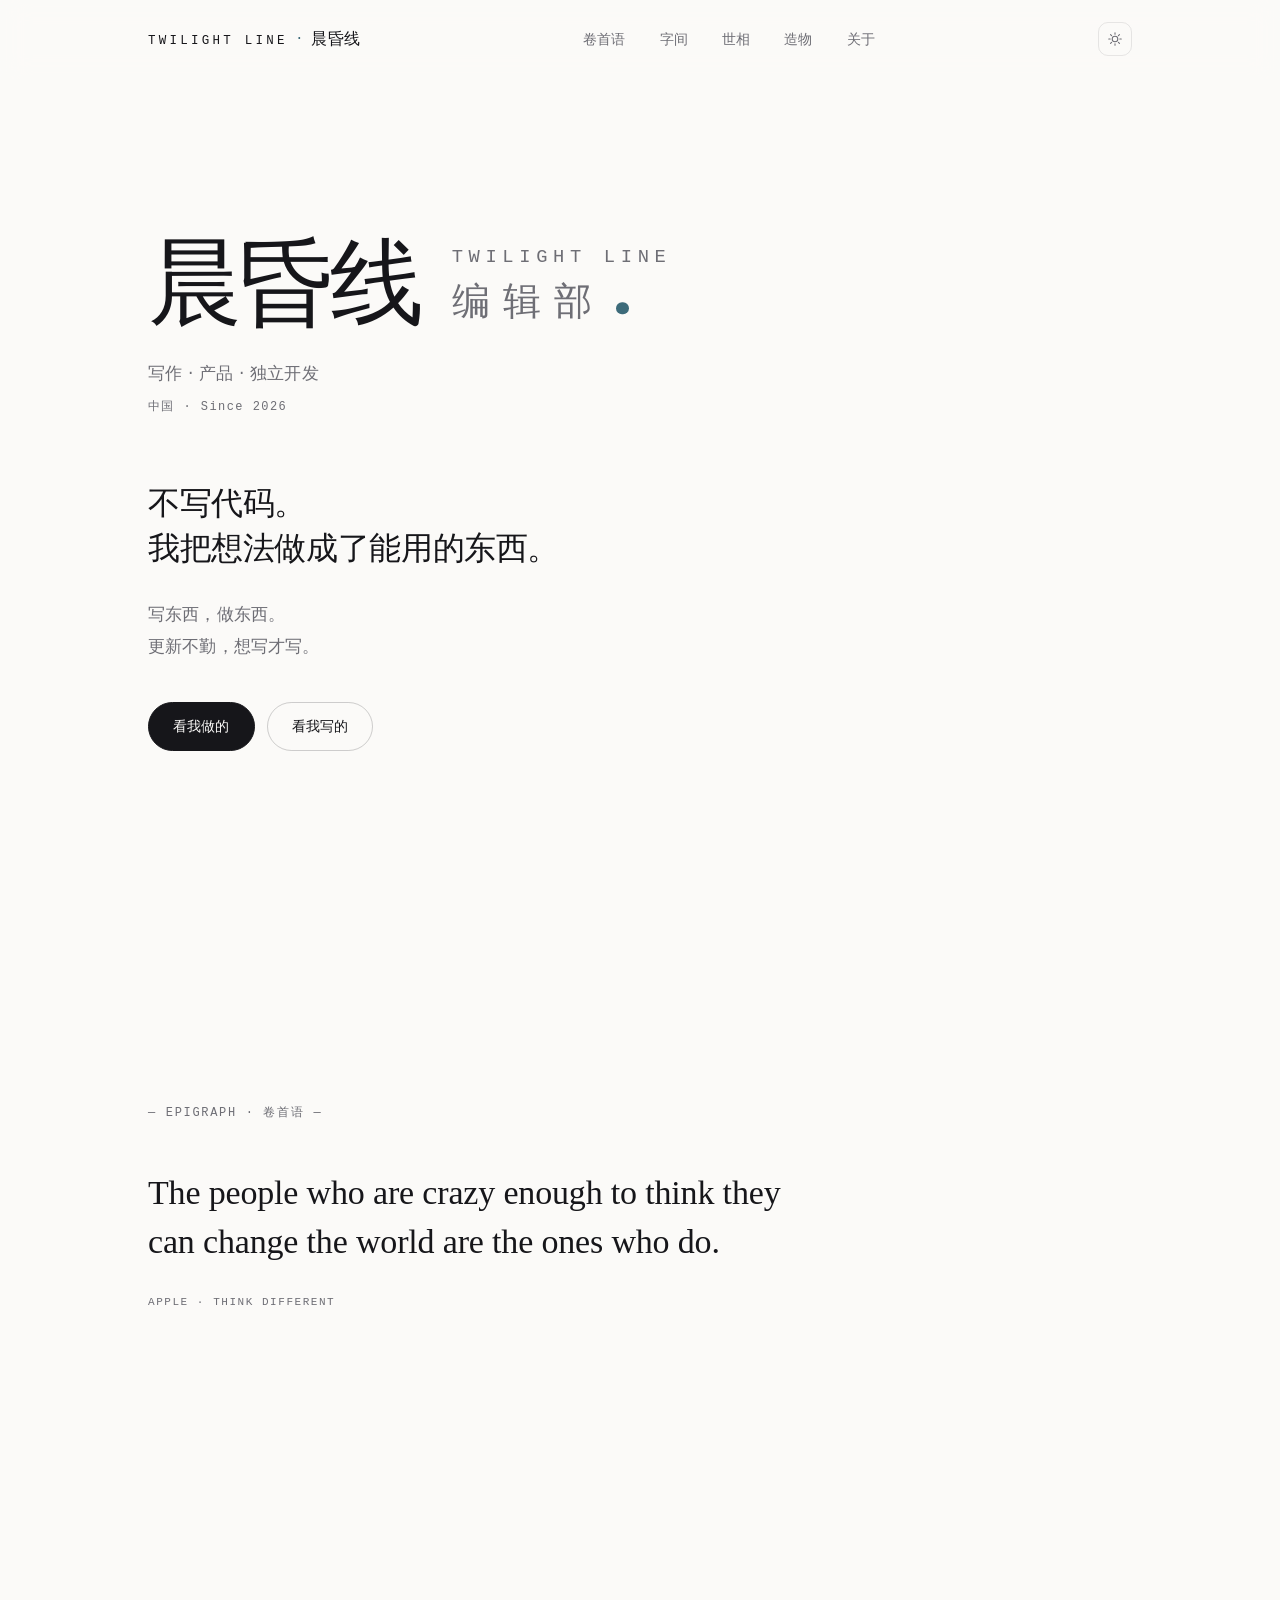
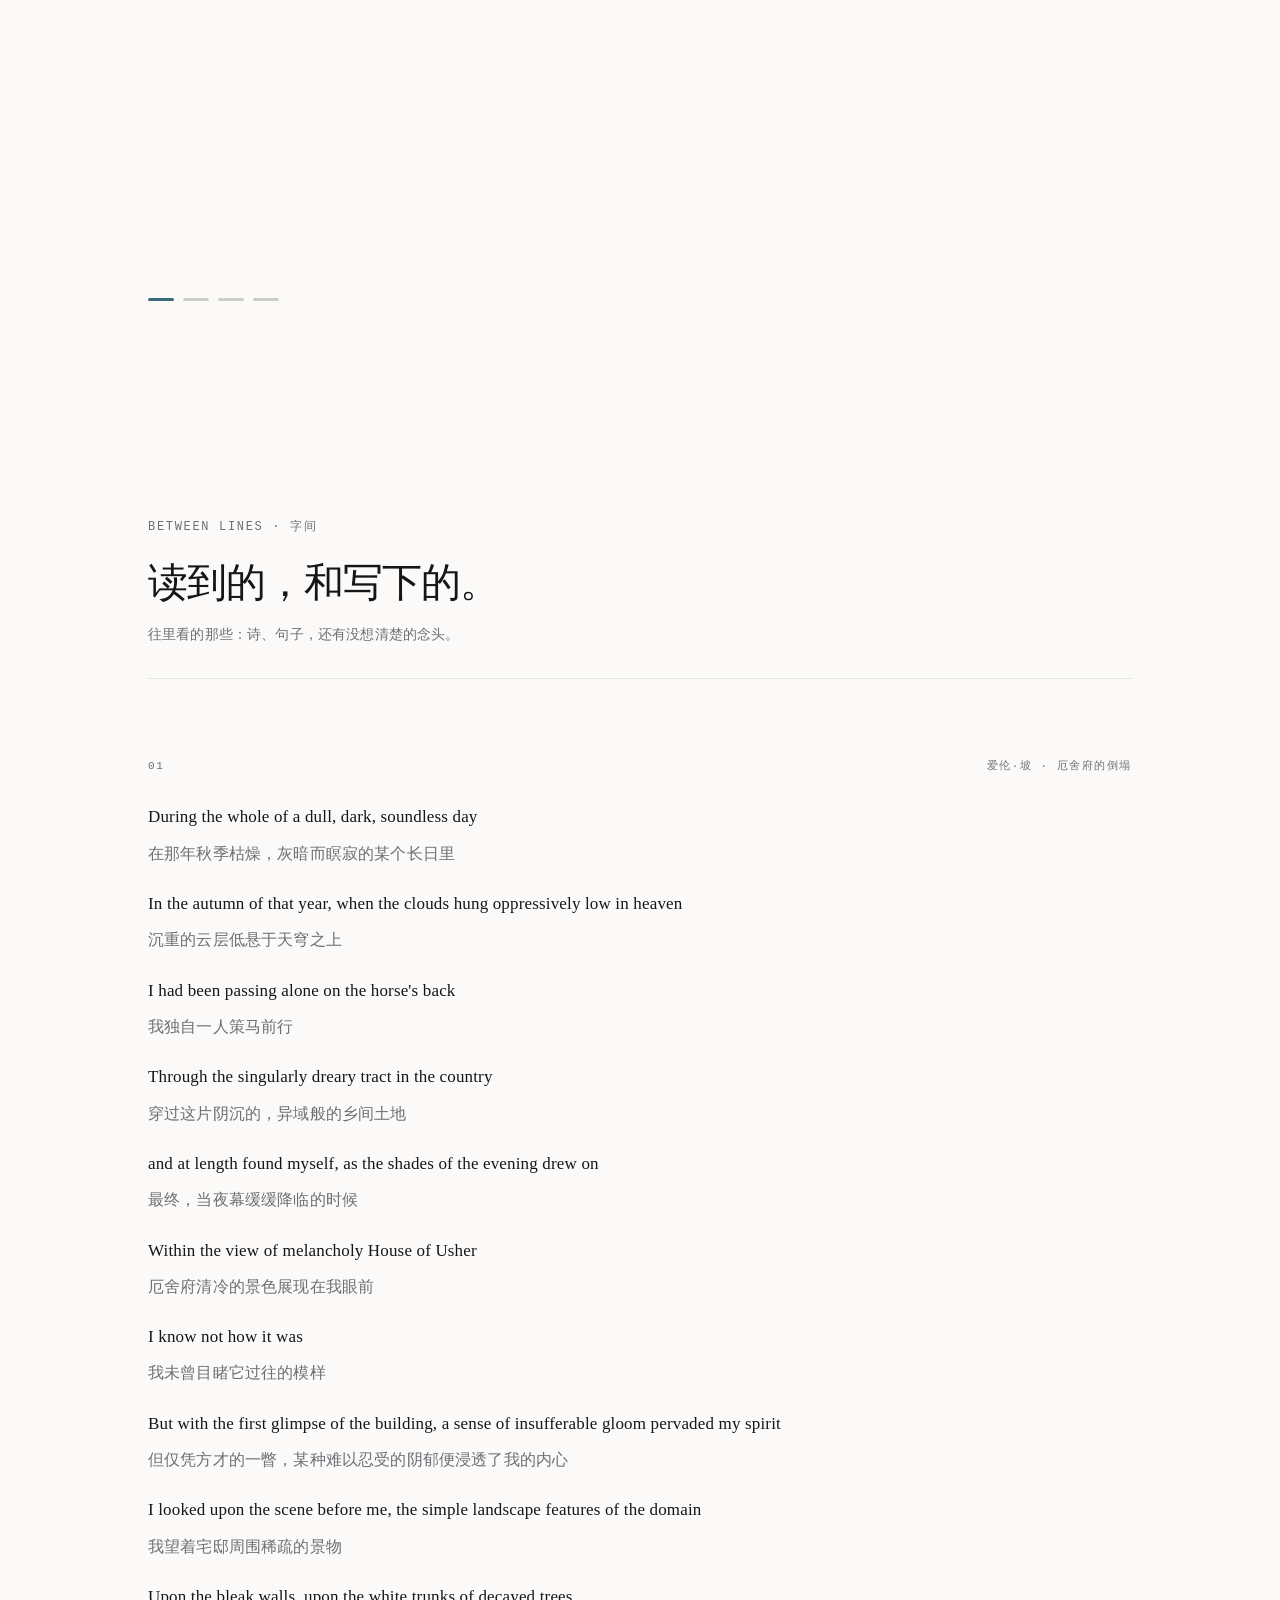
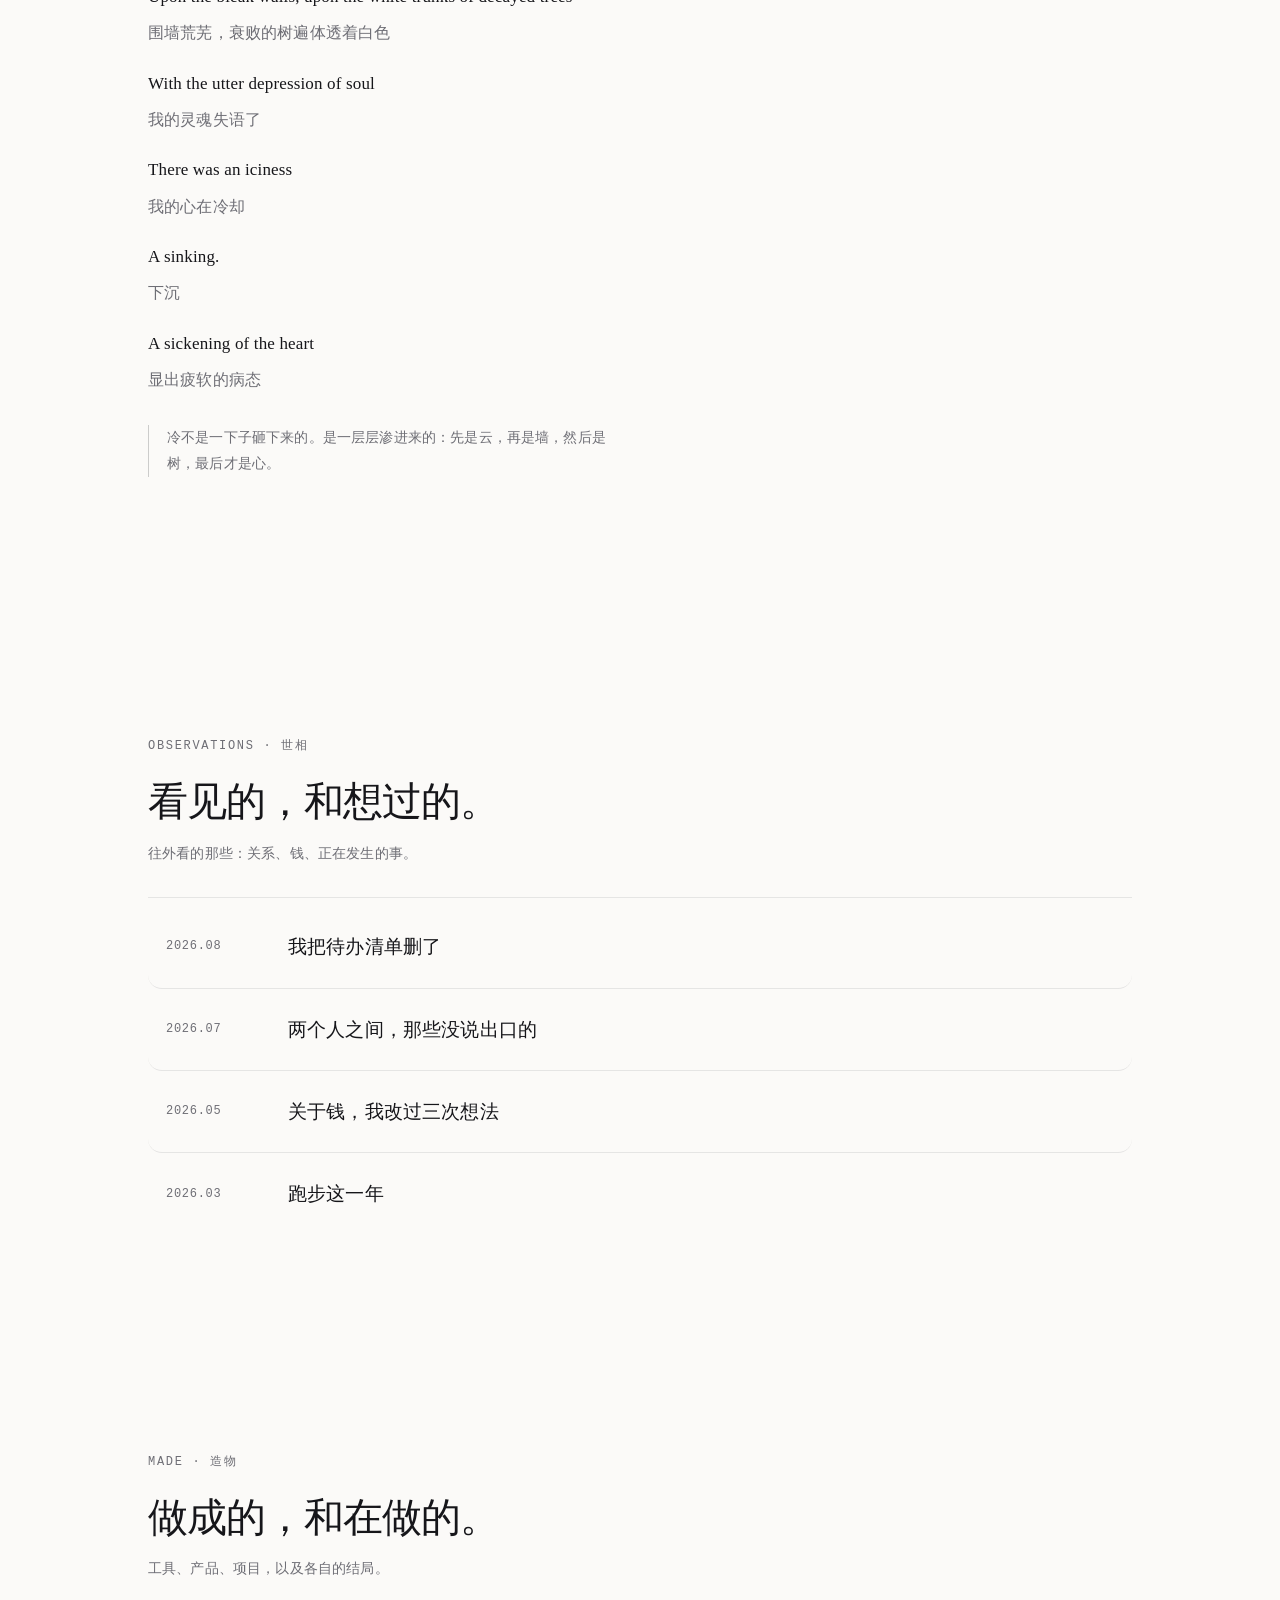
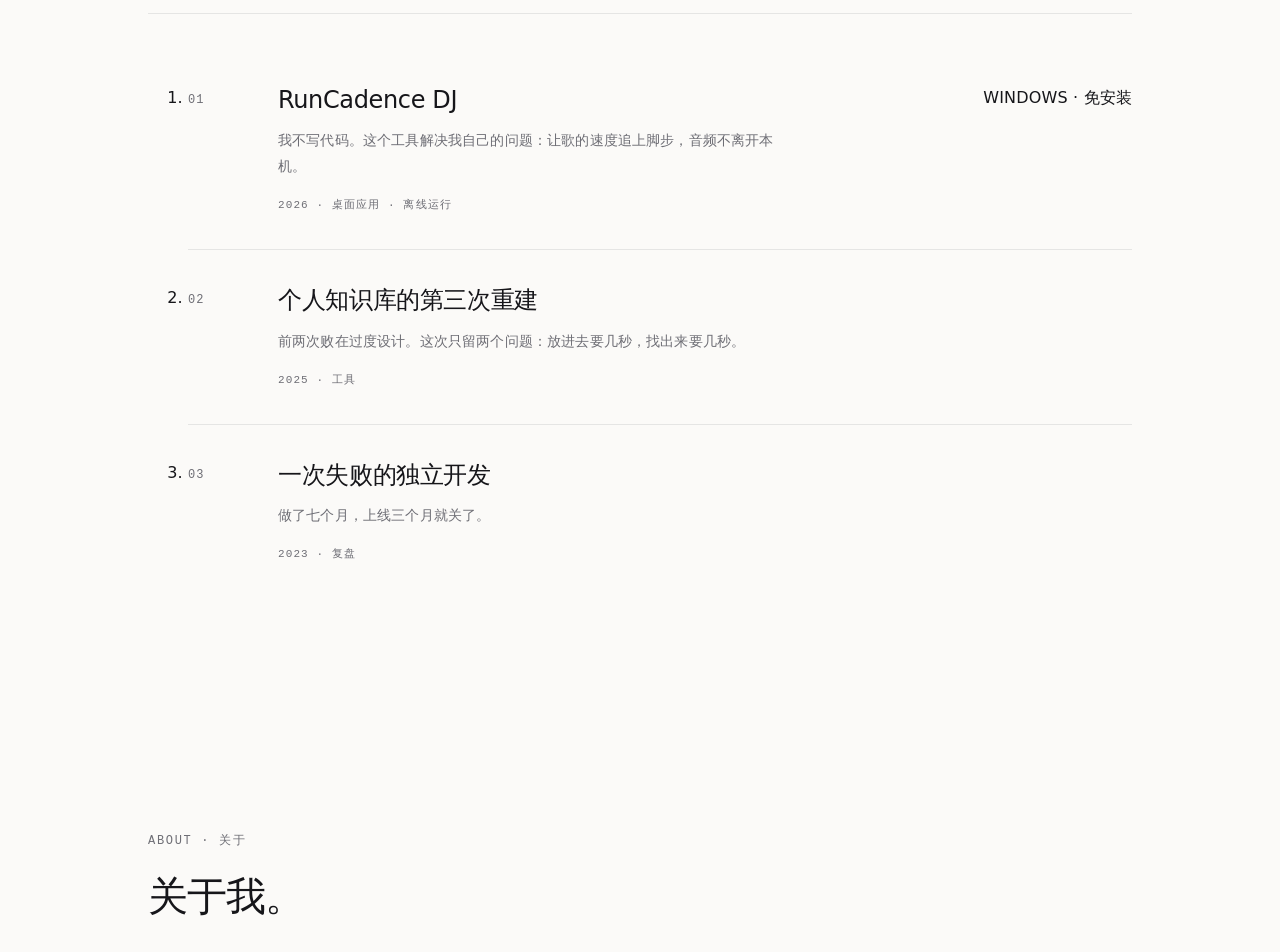
<file: index.html>
<!doctype html>
<html lang="zh-CN" data-theme="light">
<head>
<meta charset="utf-8">
<meta name="viewport" content="width=device-width, initial-scale=1">
<title>晨昏线编辑部 · 主页</title>
<meta name="description" content="写东西，做东西。个人主页与作品集。">
<link rel="stylesheet" href="assets/style.css">
<script>
  (function(){
    var saved = null;
    try { saved = localStorage.getItem('theme'); } catch (e) {}
    if (!saved) {
      saved = window.matchMedia('(prefers-color-scheme: dark)').matches ? 'dark' : 'light';
    }
    document.documentElement.setAttribute('data-theme', saved);
  })();
</script>
</head>
<body>

<div class="progress" id="progress" aria-hidden="true"></div>

<header class="nav" id="nav">
  <div class="nav-inner">
    <a class="wordmark" href="#top"><span class="wm-en">TWILIGHT LINE</span><span class="wm-sep">·</span>晨昏线</a>
    <nav class="nav-links">
      <a href="#epigraph">卷首语</a>
      <a href="#excerpt">字间</a>
      <a href="#thinking">世相</a>
      <a href="#work">造物</a>
      <a href="#about">关于</a>
    </nav>
    <button class="theme-toggle" id="themeToggle" type="button" aria-label="切换深浅色">
      <svg class="icon-sun" viewBox="0 0 24 24" width="16" height="16" fill="none" stroke="currentColor" stroke-width="1.6" stroke-linecap="round"><circle cx="12" cy="12" r="4.2"/><path d="M12 2.6v2.2M12 19.2v2.2M2.6 12h2.2M19.2 12h2.2M5.3 5.3l1.6 1.6M17.1 17.1l1.6 1.6M18.7 5.3l-1.6 1.6M6.9 17.1l-1.6 1.6"/></svg>
      <svg class="icon-moon" viewBox="0 0 24 24" width="16" height="16" fill="none" stroke="currentColor" stroke-width="1.6" stroke-linecap="round"><path d="M20 14.2A8.2 8.2 0 1 1 9.8 4a6.6 6.6 0 0 0 10.2 10.2z"/></svg>
    </button>
  </div>
</header>

<main id="top">

  <section class="hero">
    <h1 class="display">
      <span class="line"><span style="--i:0">晨昏线<span class="lockup-side"><span class="display-en-top">TWILIGHT LINE</span><span class="display-sub2">编辑部<span class="lockup-dot"></span></span></span></span></span>
    </h1>
    <p class="eyebrow reveal" style="--d:.42s">写作 · 产品 · 独立开发</p>
    <p class="place reveal" style="--d:.5s">中国 · Since 2026</p>
    <p class="statement reveal" style="--d:.6s">不写代码。<br>我把想法做成了能用的东西。</p>
    <p class="lede reveal" style="--d:.7s">写东西，做东西。<br>更新不勤，想写才写。</p>
    <div class="hero-actions reveal" style="--d:.8s">
      <a class="btn" href="#work">看我做的</a>
      <a class="btn ghost" href="#thinking">看我写的</a>
    </div>
    <div class="scroll-hint reveal" style="--d:.95s"><span>SCROLL</span><i></i></div>
  </section>

  <!-- 卷首语：三句引言自动轮播 -->
  <section class="section epigraph" id="epigraph">
    <p class="label reveal">— Epigraph · 卷首语 —</p>
    <div class="epi-stack reveal" id="epiStack">
      <blockquote class="epi-q on">
        <p class="en">The people who are crazy enough to think they can change the world are the ones who do.</p>
        <cite>Apple · Think Different</cite>
      </blockquote>
      <blockquote class="epi-q">
        <p class="zh">即使把我关在果壳之中，仍然自以为无限空间之王。</p>
        <cite>莎士比亚 · 哈姆雷特</cite>
      </blockquote>
      <blockquote class="epi-q">
        <p class="en">Stay hungry, stay foolish.</p>
        <cite>史蒂夫·乔布斯 · 斯坦福大学演讲 · 2005</cite>
      </blockquote>
      <blockquote class="epi-q">
        <p class="en">And never have I felt so deeply at one and the same time so detached from myself and so present in the world.</p>
        <p class="epi-sub">我的灵魂与我之间的距离如此遥远，而我的存在却如此真实。</p>
        <cite>加缪 · 抒情与批评文集</cite>
      </blockquote>
    </div>
    <div class="epi-dots reveal" id="epiDots" role="tablist" aria-label="切换引言"></div>
  </section>

  <!-- 字间：往里看的那些 -->
  <section class="section" id="excerpt">
    <div class="sec-head reveal">
      <p class="label">Between Lines · 字间</p>
      <h2 class="sec-title">读到的，和写下的。</h2>
      <p class="sec-note">往里看的那些：诗、句子，还有没想清楚的念头。</p>
    </div>
    <div class="excerpts">

      <article class="excerpt reveal" style="--d:.05s">
        <div class="excerpt-head">
          <span class="excerpt-no">01</span>
          <span class="excerpt-src">爱伦·坡 · 厄舍府的倒塌</span>
        </div>
        <p class="ex-pair">
          <span class="ex-en">During the whole of a dull, dark, soundless day</span>
          <span class="ex-zh">在那年秋季枯燥，灰暗而瞑寂的某个长日里</span>
        </p>
        <p class="ex-pair">
          <span class="ex-en">In the autumn of that year, when the clouds hung oppressively low in heaven</span>
          <span class="ex-zh">沉重的云层低悬于天穹之上</span>
        </p>
        <p class="ex-pair">
          <span class="ex-en">I had been passing alone on the horse's back</span>
          <span class="ex-zh">我独自一人策马前行</span>
        </p>
        <p class="ex-pair">
          <span class="ex-en">Through the singularly dreary tract in the country</span>
          <span class="ex-zh">穿过这片阴沉的，异域般的乡间土地</span>
        </p>
        <p class="ex-pair">
          <span class="ex-en">and at length found myself, as the shades of the evening drew on</span>
          <span class="ex-zh">最终，当夜幕缓缓降临的时候</span>
        </p>
        <p class="ex-pair">
          <span class="ex-en">Within the view of melancholy House of Usher</span>
          <span class="ex-zh">厄舍府清冷的景色展现在我眼前</span>
        </p>
        <p class="ex-pair">
          <span class="ex-en">I know not how it was</span>
          <span class="ex-zh">我未曾目睹它过往的模样</span>
        </p>
        <p class="ex-pair">
          <span class="ex-en">But with the first glimpse of the building, a sense of insufferable gloom pervaded my spirit</span>
          <span class="ex-zh">但仅凭方才的一瞥，某种难以忍受的阴郁便浸透了我的内心</span>
        </p>
        <p class="ex-pair">
          <span class="ex-en">I looked upon the scene before me, the simple landscape features of the domain</span>
          <span class="ex-zh">我望着宅邸周围稀疏的景物</span>
        </p>
        <p class="ex-pair">
          <span class="ex-en">Upon the bleak walls, upon the white trunks of decayed trees</span>
          <span class="ex-zh">围墙荒芜，衰败的树遍体透着白色</span>
        </p>
        <p class="ex-pair">
          <span class="ex-en">With the utter depression of soul</span>
          <span class="ex-zh">我的灵魂失语了</span>
        </p>
        <p class="ex-pair">
          <span class="ex-en">There was an iciness</span>
          <span class="ex-zh">我的心在冷却</span>
        </p>
        <p class="ex-pair">
          <span class="ex-en">A sinking.</span>
          <span class="ex-zh">下沉</span>
        </p>
        <p class="ex-pair">
          <span class="ex-en">A sickening of the heart</span>
          <span class="ex-zh">显出疲软的病态</span>
        </p>
        <p class="excerpt-note">冷不是一下子砸下来的。是一层层渗进来的：先是云，再是墙，然后是树，最后才是心。</p>
      </article>

    </div>
  </section>

  <!-- 观察：对现实生活的思考 -->
  <section class="section" id="thinking">
    <div class="sec-head reveal">
      <p class="label">Observations · 世相</p>
      <h2 class="sec-title">看见的，和想过的。</h2>
      <p class="sec-note">往外看的那些：关系、钱、正在发生的事。</p>
    </div>
    <ul class="post-list">
      <li class="reveal" style="--d:.05s"><a href="#">
        <span class="post-date">2026.08</span>
        <span class="post-title">我把待办清单删了</span>
        <span class="post-arrow" aria-hidden="true">→</span>
      </a></li>
      <li class="reveal" style="--d:.1s"><a href="#">
        <span class="post-date">2026.07</span>
        <span class="post-title">两个人之间，那些没说出口的</span>
        <span class="post-arrow" aria-hidden="true">→</span>
      </a></li>
      <li class="reveal" style="--d:.15s"><a href="#">
        <span class="post-date">2026.05</span>
        <span class="post-title">关于钱，我改过三次想法</span>
        <span class="post-arrow" aria-hidden="true">→</span>
      </a></li>
      <li class="reveal" style="--d:.2s"><a href="#">
        <span class="post-date">2026.03</span>
        <span class="post-title">跑步这一年</span>
        <span class="post-arrow" aria-hidden="true">→</span>
      </a></li>
    </ul>
  </section>

  <!-- 作品：01 为真实项目，其余为占位 -->
  <section class="section" id="work">
    <div class="sec-head reveal">
      <p class="label">Made · 造物</p>
      <h2 class="sec-title">做成的，和在做的。</h2>
      <p class="sec-note">工具、产品、项目，以及各自的结局。</p>
    </div>
    <ol class="work-list">
      <li class="reveal" style="--d:.05s">
        <a href="work/runcadencedj.html">
          <span class="widx">01</span>
          <span class="wmain">
            <span class="wtitle">RunCadence DJ</span>
            <span class="wdesc">我不写代码。这个工具解决我自己的问题：让歌的速度追上脚步，音频不离开本机。</span>
            <span class="wmeta">2026 · 桌面应用 · 离线运行</span>
          </span>
          <span class="wtag">WINDOWS · 免安装</span>
        </a>
      </li>
      <li class="reveal" style="--d:.1s">
        <a href="#">
          <span class="widx">02</span>
          <span class="wmain">
            <span class="wtitle">个人知识库的第三次重建</span>
            <span class="wdesc">前两次败在过度设计。这次只留两个问题：放进去要几秒，找出来要几秒。</span>
            <span class="wmeta">2025 · 工具</span>
          </span>
        </a>
      </li>
      <li class="reveal" style="--d:.15s">
        <a href="#">
          <span class="widx">03</span>
          <span class="wmain">
            <span class="wtitle">一次失败的独立开发</span>
            <span class="wdesc">做了七个月，上线三个月就关了。</span>
            <span class="wmeta">2023 · 复盘</span>
          </span>
        </a>
      </li>
    </ol>
  </section>

  <!-- 关于：占位内容 -->
  <section class="section" id="about">
    <div class="sec-head reveal">
      <p class="label">About · 关于</p>
      <h2 class="sec-title">关于我。</h2>
    </div>
    <div class="about-body reveal" style="--d:.08s">
      <p>这页还没写。要写的大概有三件：我现在在做什么，我在意什么，还有一些不算重要但我觉得有意思的事。</p>
      <p>写得会比较慢。想到什么写什么，写错了回来改。</p>
      <p class="contact">邮件 <a href="mailto:hello@example.com">hello@example.com</a>　·　GitHub <a href="#">@yourname</a>　·　微信 <span class="muted">your_id</span></p>
    </div>
  </section>

</main>

<footer class="footer">
  <p>© 2026 晨昏线编辑部</p>
  <p class="muted">手写的，没用模板。</p>
</footer>

<script src="assets/main.js"></script>
</body>
</html>
</file>
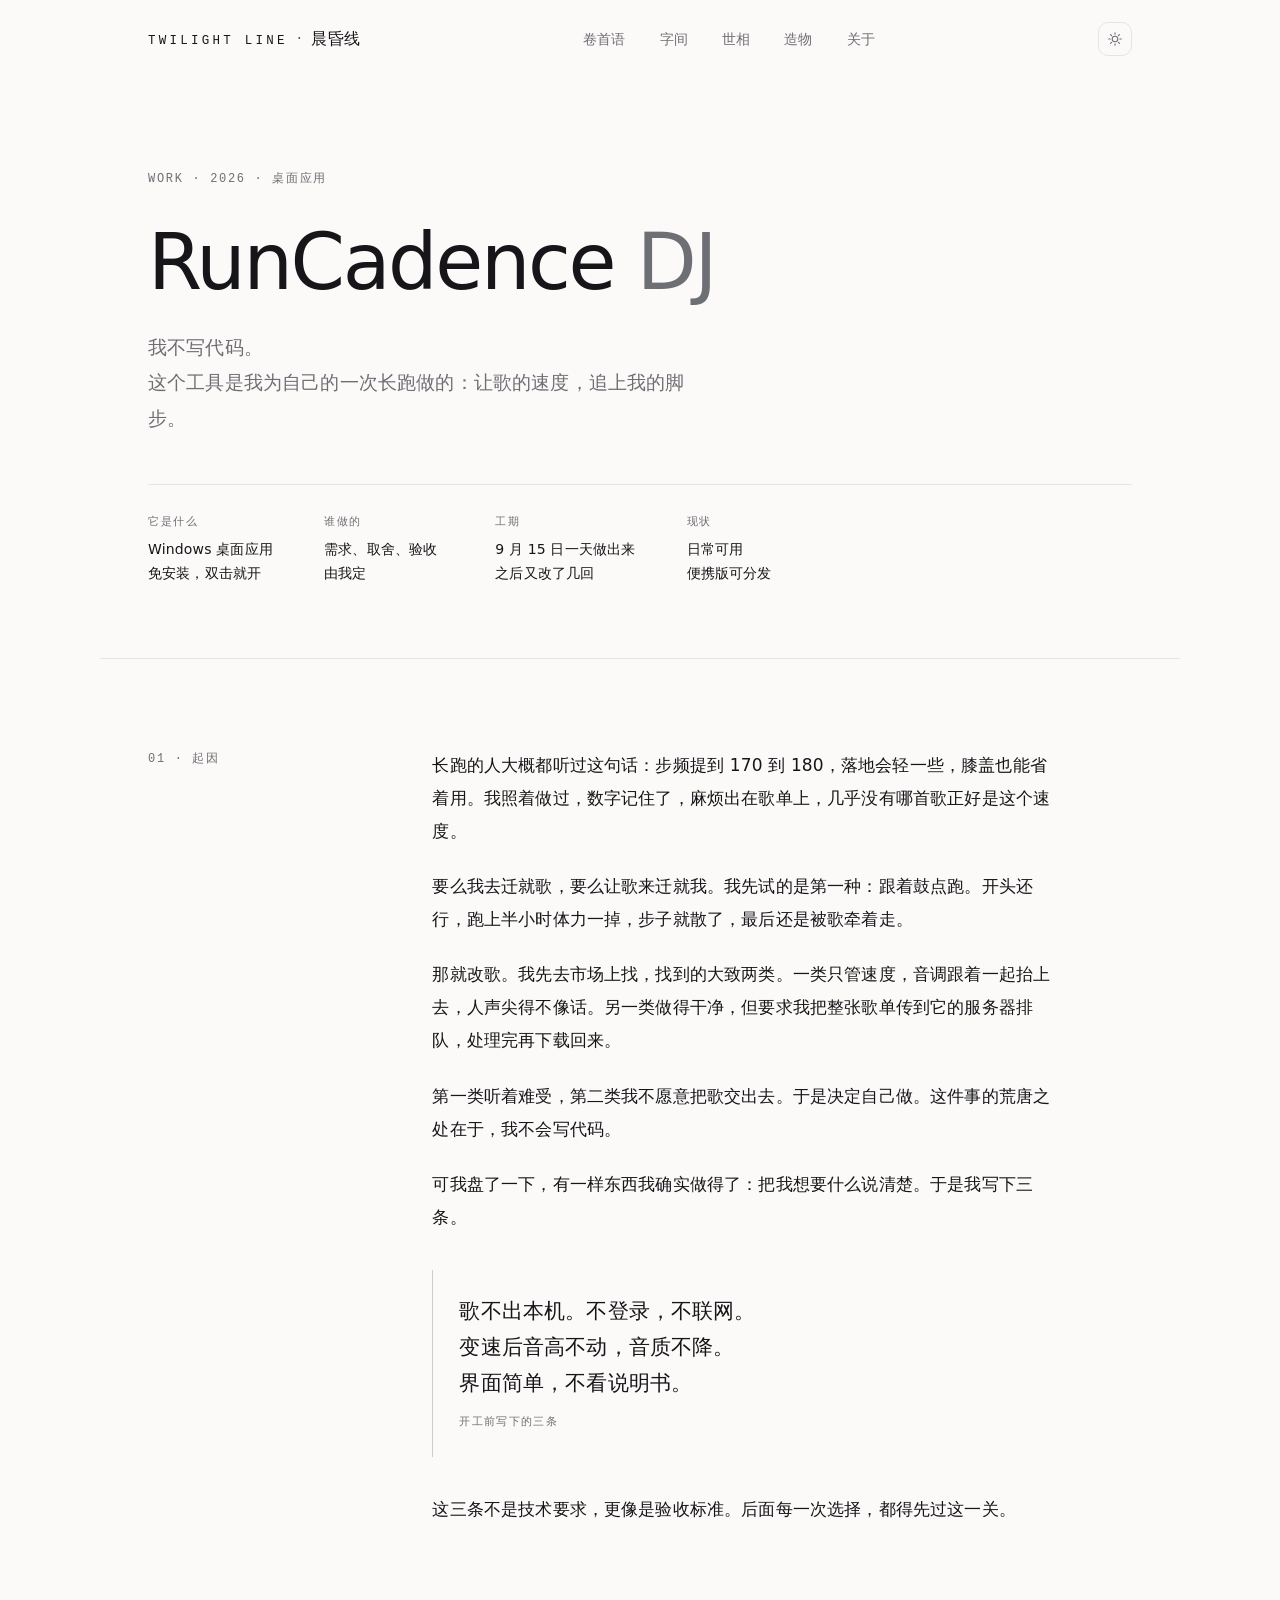
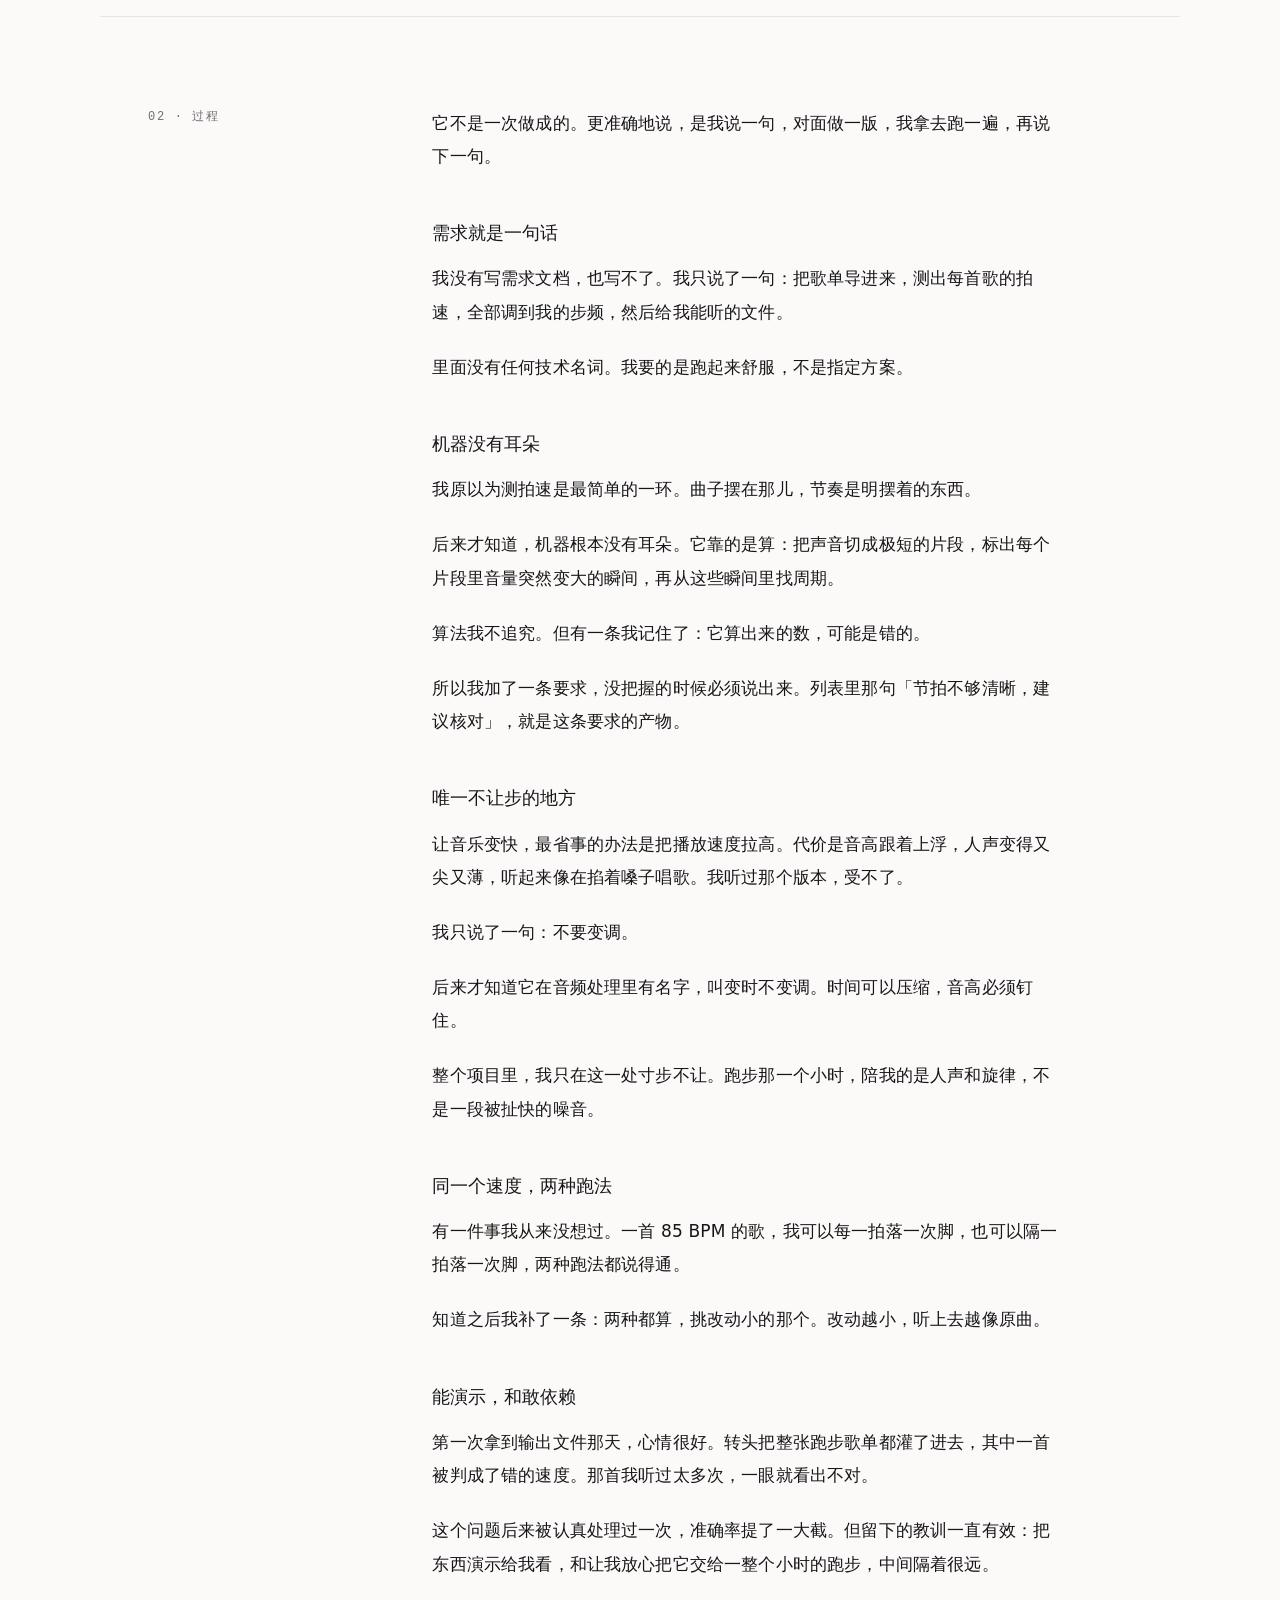
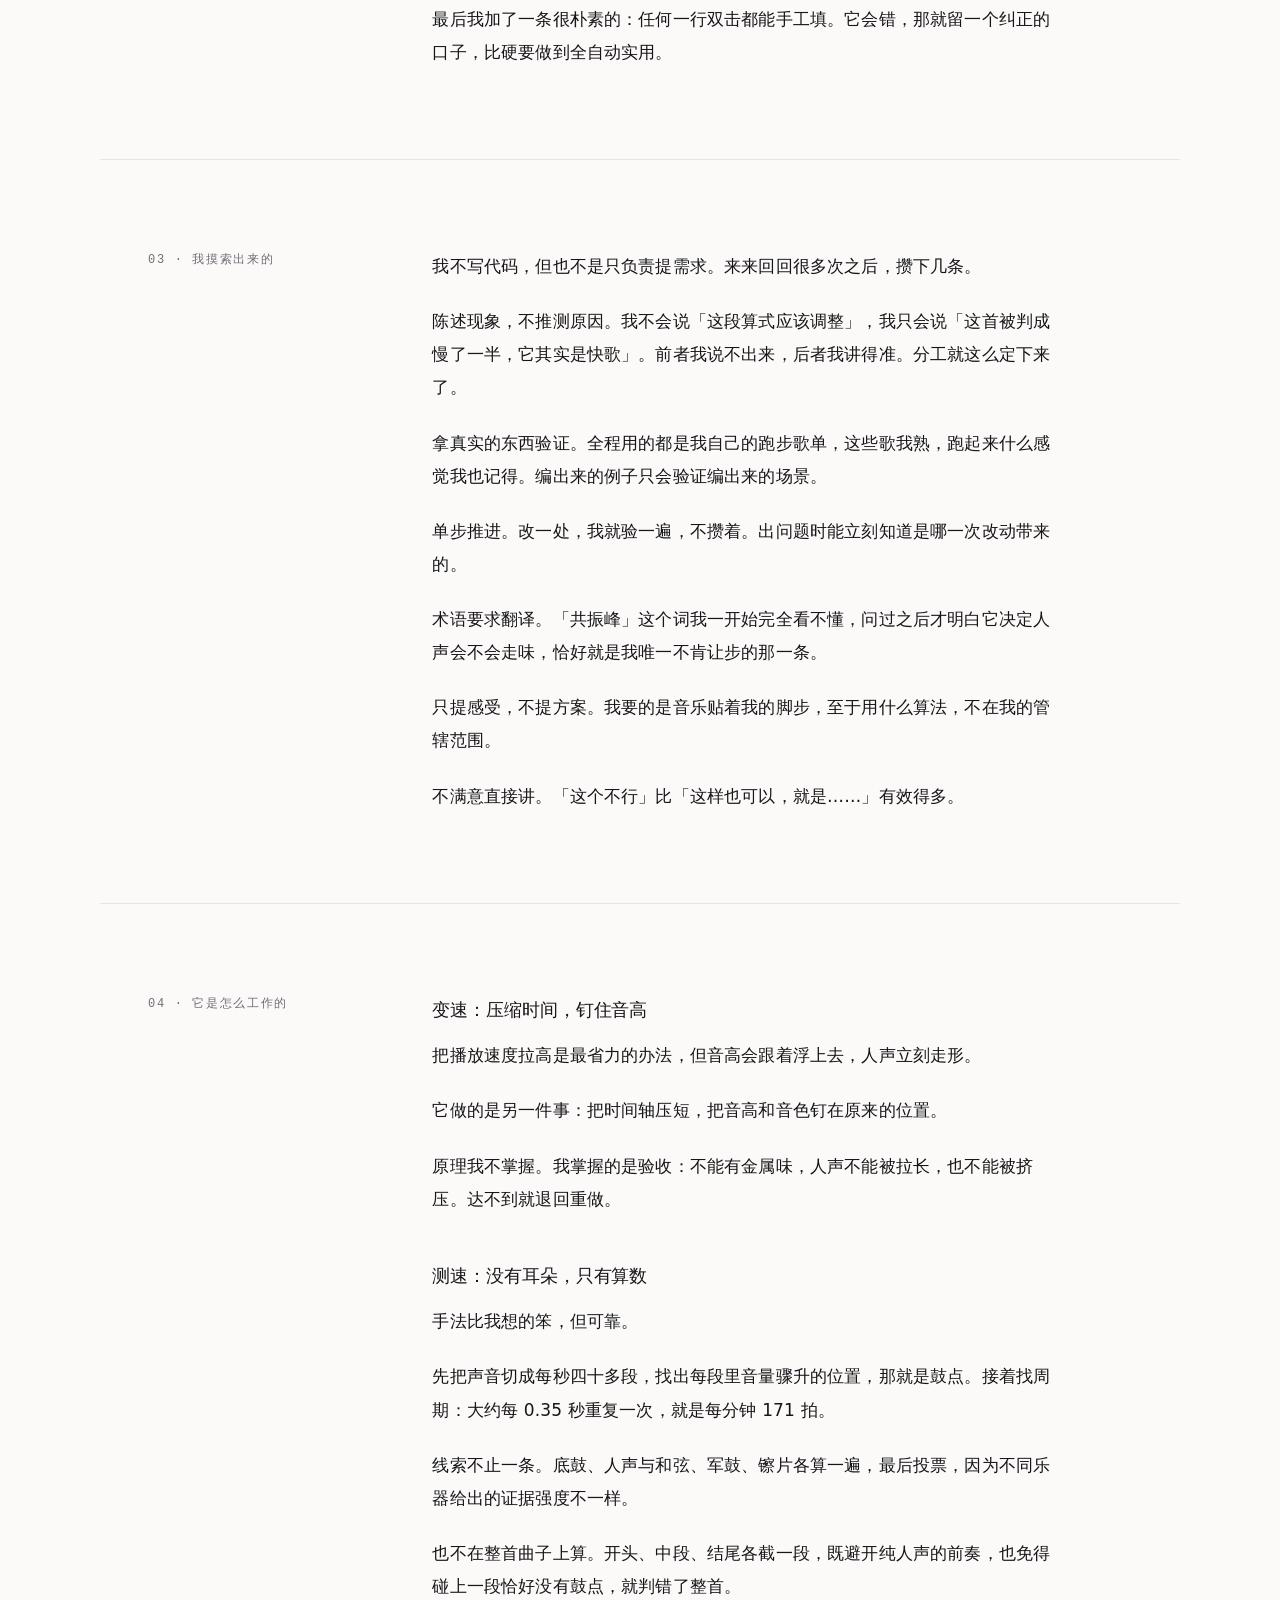
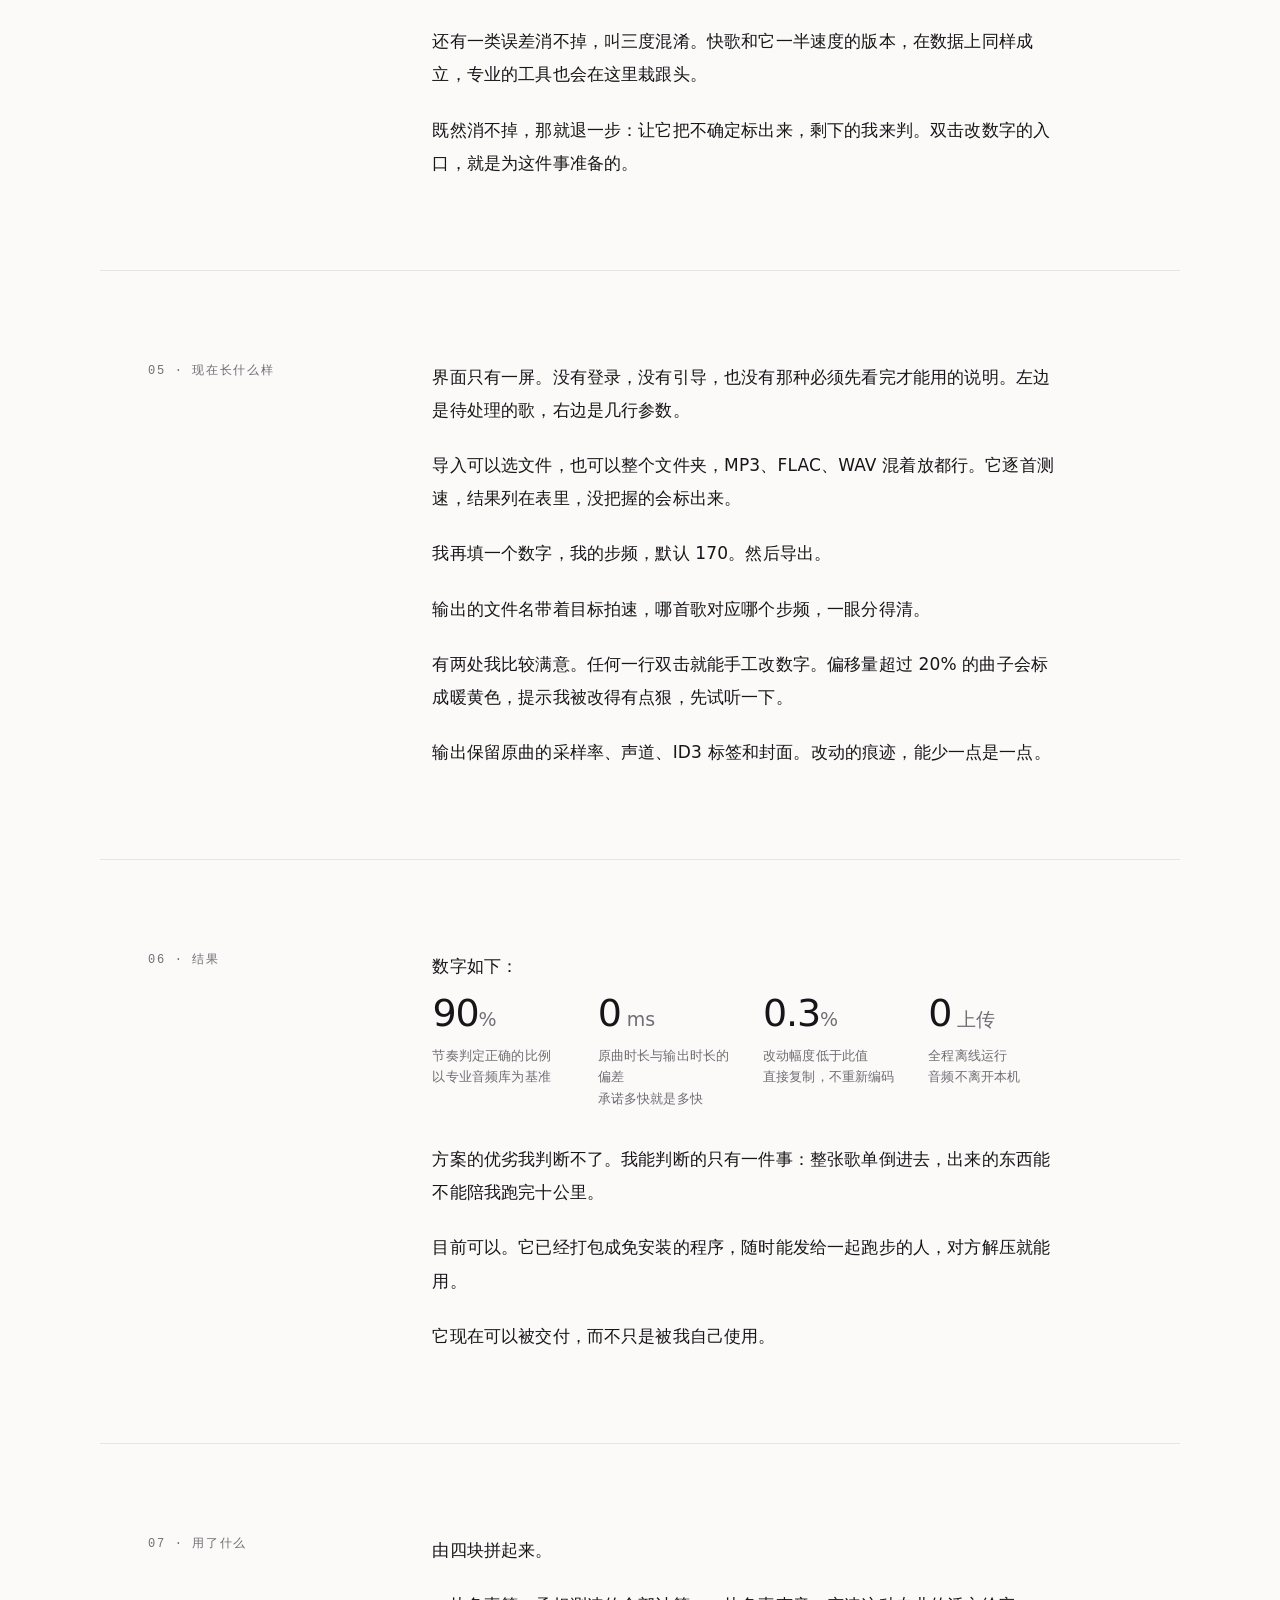
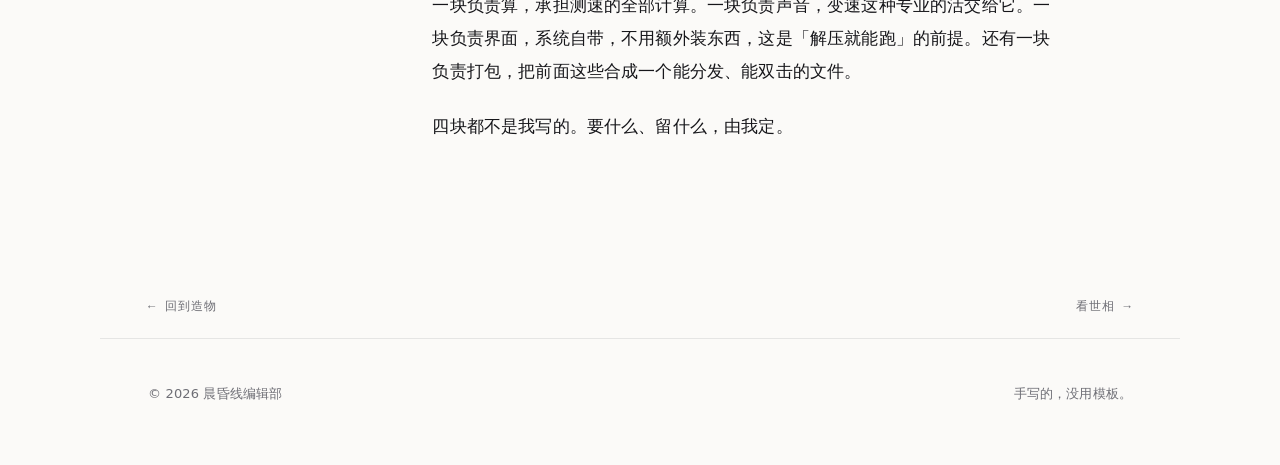
<file: work/runcadencedj.html>
<!doctype html>
<html lang="zh-CN" data-theme="light">
<head>
<meta charset="utf-8">
<meta name="viewport" content="width=device-width, initial-scale=1">
<title>RunCadence DJ · 造物 · 晨昏线编辑部</title>
<meta name="description" content="我不写代码。这个工具是我为自己的一次长跑做的：让歌的速度，追上我的脚步。">
<link rel="stylesheet" href="../assets/style.css">
<script>
  (function(){
    var saved = null;
    try { saved = localStorage.getItem('theme'); } catch (e) {}
    if (!saved) {
      saved = window.matchMedia('(prefers-color-scheme: dark)').matches ? 'dark' : 'light';
    }
    document.documentElement.setAttribute('data-theme', saved);
  })();
</script>
</head>
<body>

<div class="progress" id="progress" aria-hidden="true"></div>

<header class="nav" id="nav">
  <div class="nav-inner">
    <a class="wordmark" href="../index.html"><span class="wm-en">TWILIGHT LINE</span><span class="wm-sep">·</span>晨昏线</a>
    <nav class="nav-links">
      <a href="../index.html#epigraph">卷首语</a>
      <a href="../index.html#excerpt">字间</a>
      <a href="../index.html#thinking">世相</a>
      <a href="../index.html#work">造物</a>
      <a href="../index.html#about">关于</a>
    </nav>
    <button class="theme-toggle" id="themeToggle" type="button" aria-label="切换深浅色">
      <svg class="icon-sun" viewBox="0 0 24 24" width="16" height="16" fill="none" stroke="currentColor" stroke-width="1.6" stroke-linecap="round"><circle cx="12" cy="12" r="4.2"/><path d="M12 2.6v2.2M12 19.2v2.2M2.6 12h2.2M19.2 12h2.2M5.3 5.3l1.6 1.6M17.1 17.1l1.6 1.6M18.7 5.3l-1.6 1.6M6.9 17.1l-1.6 1.6"/></svg>
      <svg class="icon-moon" viewBox="0 0 24 24" width="16" height="16" fill="none" stroke="currentColor" stroke-width="1.6" stroke-linecap="round"><path d="M20 14.2A8.2 8.2 0 1 1 9.8 4a6.6 6.6 0 0 0 10.2 10.2z"/></svg>
    </button>
  </div>
</header>

<main>

  <section class="proj-hero">
    <p class="label reveal">Work · 2026 · 桌面应用</p>
    <h1 class="proj-title reveal" style="--d:.06s">RunCadence <span class="thin">DJ</span></h1>
    <p class="proj-lede reveal" style="--d:.12s">我不写代码。<br>这个工具是我为自己的一次长跑做的：让歌的速度，追上我的脚步。</p>

    <dl class="proj-meta reveal" style="--d:.2s">
      <div>
        <dt>它是什么</dt>
        <dd>Windows 桌面应用<br>免安装，双击就开</dd>
      </div>
      <div>
        <dt>谁做的</dt>
        <dd>需求、取舍、验收<br>由我定</dd>
      </div>
      <div>
        <dt>工期</dt>
        <dd>9 月 15 日一天做出来<br>之后又改了几回</dd>
      </div>
      <div>
        <dt>现状</dt>
        <dd>日常可用<br>便携版可分发</dd>
      </div>
    </dl>
  </section>

  <section class="doc" id="start">
    <p class="label doc-label reveal">01 · 起因</p>
    <div class="doc-body reveal" style="--d:.06s">
      <p>长跑的人大概都听过这句话：步频提到 170 到 180，落地会轻一些，膝盖也能省着用。我照着做过，数字记住了，麻烦出在歌单上，几乎没有哪首歌正好是这个速度。</p>
      <p>要么我去迁就歌，要么让歌来迁就我。我先试的是第一种：跟着鼓点跑。开头还行，跑上半小时体力一掉，步子就散了，最后还是被歌牵着走。</p>
      <p>那就改歌。我先去市场上找，找到的大致两类。一类只管速度，音调跟着一起抬上去，人声尖得不像话。另一类做得干净，但要求我把整张歌单传到它的服务器排队，处理完再下载回来。</p>
      <p>第一类听着难受，第二类我不愿意把歌交出去。于是决定自己做。这件事的荒唐之处在于，我不会写代码。</p>
      <p>可我盘了一下，有一样东西我确实做得了：把我想要什么说清楚。于是我写下三条。</p>
      <div class="pullquote">
        <p>歌不出本机。不登录，不联网。<br>变速后音高不动，音质不降。<br>界面简单，不看说明书。</p>
        <cite>开工前写下的三条</cite>
      </div>
      <p>这三条不是技术要求，更像是验收标准。后面每一次选择，都得先过这一关。</p>
    </div>
  </section>

  <section class="doc" id="journey">
    <p class="label doc-label reveal">02 · 过程</p>
    <div class="doc-body reveal" style="--d:.06s">
      <p>它不是一次做成的。更准确地说，是我说一句，对面做一版，我拿去跑一遍，再说下一句。</p>

      <h3>需求就是一句话</h3>
      <p>我没有写需求文档，也写不了。我只说了一句：把歌单导进来，测出每首歌的拍速，全部调到我的步频，然后给我能听的文件。</p>
      <p>里面没有任何技术名词。我要的是跑起来舒服，不是指定方案。</p>

      <h3>机器没有耳朵</h3>
      <p>我原以为测拍速是最简单的一环。曲子摆在那儿，节奏是明摆着的东西。</p>
      <p>后来才知道，机器根本没有耳朵。它靠的是算：把声音切成极短的片段，标出每个片段里音量突然变大的瞬间，再从这些瞬间里找周期。</p>
      <p>算法我不追究。但有一条我记住了：它算出来的数，可能是错的。</p>
      <p>所以我加了一条要求，没把握的时候必须说出来。列表里那句「节拍不够清晰，建议核对」，就是这条要求的产物。</p>

      <h3>唯一不让步的地方</h3>
      <p>让音乐变快，最省事的办法是把播放速度拉高。代价是音高跟着上浮，人声变得又尖又薄，听起来像在掐着嗓子唱歌。我听过那个版本，受不了。</p>
      <p>我只说了一句：不要变调。</p>
      <p>后来才知道它在音频处理里有名字，叫变时不变调。时间可以压缩，音高必须钉住。</p>
      <p>整个项目里，我只在这一处寸步不让。跑步那一个小时，陪我的是人声和旋律，不是一段被扯快的噪音。</p>

      <h3>同一个速度，两种跑法</h3>
      <p>有一件事我从来没想过。一首 85 BPM 的歌，我可以每一拍落一次脚，也可以隔一拍落一次脚，两种跑法都说得通。</p>
      <p>知道之后我补了一条：两种都算，挑改动小的那个。改动越小，听上去越像原曲。</p>

      <h3>能演示，和敢依赖</h3>
      <p>第一次拿到输出文件那天，心情很好。转头把整张跑步歌单都灌了进去，其中一首被判成了错的速度。那首我听过太多次，一眼就看出不对。</p>
      <p>这个问题后来被认真处理过一次，准确率提了一大截。但留下的教训一直有效：把东西演示给我看，和让我放心把它交给一整个小时的跑步，中间隔着很远。</p>
      <p>最后我加了一条很朴素的：任何一行双击都能手工填。它会错，那就留一个纠正的口子，比硬要做到全自动实用。</p>
    </div>
  </section>

  <section class="doc" id="method">
    <p class="label doc-label reveal">03 · 我摸索出来的</p>
    <div class="doc-body reveal" style="--d:.06s">
      <p>我不写代码，但也不是只负责提需求。来来回回很多次之后，攒下几条。</p>
      <p><strong>陈述现象，不推测原因。</strong>我不会说「这段算式应该调整」，我只会说「这首被判成慢了一半，它其实是快歌」。前者我说不出来，后者我讲得准。分工就这么定下来了。</p>
      <p><strong>拿真实的东西验证。</strong>全程用的都是我自己的跑步歌单，这些歌我熟，跑起来什么感觉我也记得。编出来的例子只会验证编出来的场景。</p>
      <p><strong>单步推进。</strong>改一处，我就验一遍，不攒着。出问题时能立刻知道是哪一次改动带来的。</p>
      <p><strong>术语要求翻译。</strong>「共振峰」这个词我一开始完全看不懂，问过之后才明白它决定人声会不会走味，恰好就是我唯一不肯让步的那一条。</p>
      <p><strong>只提感受，不提方案。</strong>我要的是音乐贴着我的脚步，至于用什么算法，不在我的管辖范围。</p>
      <p><strong>不满意直接讲。</strong>「这个不行」比「这样也可以，就是……」有效得多。</p>
    </div>
  </section>

  <section class="doc" id="how">
    <p class="label doc-label reveal">04 · 它是怎么工作的</p>
    <div class="doc-body reveal" style="--d:.06s">
      <h3>变速：压缩时间，钉住音高</h3>
      <p>把播放速度拉高是最省力的办法，但音高会跟着浮上去，人声立刻走形。</p>
      <p>它做的是另一件事：把时间轴压短，把音高和音色钉在原来的位置。</p>
      <p>原理我不掌握。我掌握的是验收：不能有金属味，人声不能被拉长，也不能被挤压。达不到就退回重做。</p>

      <h3>测速：没有耳朵，只有算数</h3>
      <p>手法比我想的笨，但可靠。</p>
      <p>先把声音切成每秒四十多段，找出每段里音量骤升的位置，那就是鼓点。接着找周期：大约每 0.35 秒重复一次，就是每分钟 171 拍。</p>
      <p>线索不止一条。底鼓、人声与和弦、军鼓、镲片各算一遍，最后投票，因为不同乐器给出的证据强度不一样。</p>
      <p>也不在整首曲子上算。开头、中段、结尾各截一段，既避开纯人声的前奏，也免得碰上一段恰好没有鼓点，就判错了整首。</p>
      <p>还有一类误差消不掉，叫三度混淆。快歌和它一半速度的版本，在数据上同样成立，专业的工具也会在这里栽跟头。</p>
      <p>既然消不掉，那就退一步：让它把不确定标出来，剩下的我来判。双击改数字的入口，就是为这件事准备的。</p>
    </div>
  </section>

  <section class="doc" id="now">
    <p class="label doc-label reveal">05 · 现在长什么样</p>
    <div class="doc-body reveal" style="--d:.06s">
      <p>界面只有一屏。没有登录，没有引导，也没有那种必须先看完才能用的说明。左边是待处理的歌，右边是几行参数。</p>
      <p>导入可以选文件，也可以整个文件夹，MP3、FLAC、WAV 混着放都行。它逐首测速，结果列在表里，没把握的会标出来。</p>
      <p>我再填一个数字，我的步频，默认 170。然后导出。</p>
      <p>输出的文件名带着目标拍速，哪首歌对应哪个步频，一眼分得清。</p>
      <p>有两处我比较满意。任何一行双击就能手工改数字。偏移量超过 20% 的曲子会标成暖黄色，提示我被改得有点狠，先试听一下。</p>
      <p>输出保留原曲的采样率、声道、ID3 标签和封面。改动的痕迹，能少一点是一点。</p>
    </div>
  </section>

  <section class="doc" id="done">
    <p class="label doc-label reveal">06 · 结果</p>
    <div class="doc-body reveal" style="--d:.06s">
      <p>数字如下：</p>
      <div class="stat-row">
        <div>
          <div class="stat-num">90<small>%</small></div>
          <div class="stat-cap">节奏判定正确的比例<br>以专业音频库为基准</div>
        </div>
        <div>
          <div class="stat-num">0<small> ms</small></div>
          <div class="stat-cap">原曲时长与输出时长的偏差<br>承诺多快就是多快</div>
        </div>
        <div>
          <div class="stat-num">0.3<small>%</small></div>
          <div class="stat-cap">改动幅度低于此值<br>直接复制，不重新编码</div>
        </div>
        <div>
          <div class="stat-num">0<small> 上传</small></div>
          <div class="stat-cap">全程离线运行<br>音频不离开本机</div>
        </div>
      </div>
      <p style="margin-top:34px">方案的优劣我判断不了。我能判断的只有一件事：整张歌单倒进去，出来的东西能不能陪我跑完十公里。</p>
      <p>目前可以。它已经打包成免安装的程序，随时能发给一起跑步的人，对方解压就能用。</p>
      <p>它现在可以被交付，而不只是被我自己使用。</p>
    </div>
  </section>

  <section class="doc" id="stack">
    <p class="label doc-label reveal">07 · 用了什么</p>
    <div class="doc-body reveal" style="--d:.06s">
      <p>由四块拼起来。</p>
      <p>一块负责算，承担测速的全部计算。一块负责声音，变速这种专业的活交给它。一块负责界面，系统自带，不用额外装东西，这是「解压就能跑」的前提。还有一块负责打包，把前面这些合成一个能分发、能双击的文件。</p>
      <p>四块都不是我写的。要什么、留什么，由我定。</p>
    </div>
  </section>

  <div class="proj-foot">
    <a class="back-link" href="../index.html#work">← 回到造物</a>
    <a class="back-link" href="../index.html#thinking">看世相 →</a>
  </div>

</main>

<footer class="footer">
  <p>© 2026 晨昏线编辑部</p>
  <p class="muted">手写的，没用模板。</p>
</footer>

<script src="../assets/main.js"></script>
</body>
</html>
</file>
<file: assets/style.css>
/* ============================================================
   个人主页 · 样式
   风格基调：冷静克制 · 大量留白 · 圆润柔和 · 动效细腻不喧闹
   性能约定：所有动效只用 transform / opacity，不触发布局重排
   ============================================================ */

:root{
  --bg:#FBFAF8;
  --surface:#FFFFFF;
  --text:#16161A;
  --muted:#6E6E75;
  --line:rgba(20,20,25,.09);
  --line-strong:rgba(20,20,25,.20);
  --accent:#3D6B7A;
  --nav-bg:rgba(251,250,248,.72);
  --shadow:none;

  --r-lg:22px;
  --r-md:14px;
  --r-sm:10px;

  --font-sans:"PingFang SC","Hiragino Sans GB","Microsoft YaHei",system-ui,-apple-system,"Segoe UI",Roboto,"Noto Sans CJK SC",sans-serif;
  --font-serif:"Songti SC","SimSun","Source Han Serif SC","Noto Serif CJK SC",Georgia,"Times New Roman",serif;
  --font-mono:ui-monospace,"SF Mono",Menlo,Consolas,monospace;

  --ease:cubic-bezier(.22,1,.36,1);
  --ease-inout:cubic-bezier(.65,.05,.36,1);
  --dur:.75s;

  --w:1080px;
  --pad:clamp(20px,5vw,48px);
}

[data-theme="dark"]{
  --bg:#0E0E10;
  --surface:#17171A;
  --text:#EDEDEC;
  --muted:#9A9AA1;
  --line:rgba(255,255,255,.10);
  --line-strong:rgba(255,255,255,.26);
  --accent:#8FB4C0;
  --nav-bg:rgba(14,14,16,.72);
}

*,*::before,*::after{box-sizing:border-box}

html{
  scroll-behavior:smooth;
  -webkit-text-size-adjust:100%;
}

body{
  margin:0;
  background:var(--bg);
  color:var(--text);
  font-family:var(--font-sans);
  font-size:16px;
  line-height:1.75;
  letter-spacing:.01em;
  -webkit-font-smoothing:antialiased;
  -moz-osx-font-smoothing:grayscale;
  overflow-x:hidden;
  transition:background-color .5s var(--ease-inout),color .5s var(--ease-inout);
}

a{color:inherit;text-decoration:none}
h1,h2,h3,p,blockquote,ul,figure,dl,dt,dd{margin:0}
ul{padding:0;list-style:none}
::selection{background:var(--accent);color:var(--bg)}

.muted{color:var(--muted)}
section{scroll-margin-top:88px}

/* ---------- 顶部进度条 ---------- */
.progress{
  position:fixed;
  top:0;left:0;
  height:2px;width:100%;
  background:var(--accent);
  transform:scaleX(0);
  transform-origin:0 50%;
  z-index:100;
  opacity:.75;
}

/* ---------- 导航 ---------- */
.nav{
  position:sticky;
  top:0;
  z-index:60;
  background:var(--nav-bg);
  backdrop-filter:blur(14px) saturate(1.6);
  -webkit-backdrop-filter:blur(14px) saturate(1.6);
  border-bottom:1px solid transparent;
  transition:border-color .5s var(--ease-inout),background-color .5s var(--ease-inout);
}
.nav.scrolled{border-bottom-color:var(--line)}

.nav-inner{
  max-width:var(--w);
  margin:0 auto;
  padding:22px var(--pad);
  display:flex;
  align-items:center;
  justify-content:space-between;
  gap:24px;
  transition:padding .5s var(--ease-inout);
}
.nav.scrolled .nav-inner{padding-top:14px;padding-bottom:14px}

.wordmark{
  display:inline-flex;
  align-items:baseline;
  gap:9px;
  font-size:16px;
  font-weight:500;
  letter-spacing:.02em;
}
.wordmark .wm-en{
  font-family:var(--font-mono);
  font-size:12.5px;
  font-weight:400;
  letter-spacing:.26em;
  color:var(--text);
}
.wordmark .wm-sep{color:var(--accent)}
.wordmark .dot{color:var(--accent)}

.nav-links{display:flex;gap:clamp(16px,3vw,34px)}
.nav-links a{
  position:relative;
  font-size:14px;
  color:var(--muted);
  padding:2px 0;
  transition:color .35s var(--ease);
}
.nav-links a::after{
  content:"";
  position:absolute;
  left:0;bottom:0;
  width:100%;height:1px;
  background:currentColor;
  transform:scaleX(0);
  transform-origin:0 50%;
  transition:transform .45s var(--ease);
}
.nav-links a:hover{color:var(--text)}
.nav-links a:hover::after{transform:scaleX(1)}

.theme-toggle{
  display:grid;
  place-items:center;
  width:34px;height:34px;
  padding:0;
  color:var(--muted);
  background:transparent;
  border:1px solid var(--line);
  border-radius:var(--r-sm);
  cursor:pointer;
  transition:color .35s var(--ease),border-color .35s var(--ease),transform .45s var(--ease);
}
.theme-toggle:hover{color:var(--text);border-color:var(--line-strong);transform:translateY(-1px)}
.icon-moon{display:none}
[data-theme="dark"] .icon-sun{display:none}
[data-theme="dark"] .icon-moon{display:block}

/* ---------- 通用容器与标签 ---------- */
.section{
  max-width:var(--w);
  margin:0 auto;
  padding:clamp(80px,12vh,132px) var(--pad);
}

.label{
  font-family:var(--font-mono);
  font-size:12px;
  letter-spacing:.14em;
  text-transform:uppercase;
  color:var(--muted);
}

.sec-head{
  padding-bottom:32px;
  border-bottom:1px solid var(--line);
}
.sec-head .label{display:block;margin-bottom:20px}
.sec-title{
  font-size:clamp(26px,3.8vw,40px);
  line-height:1.24;
  font-weight:500;
  letter-spacing:-.025em;
  margin-bottom:14px;
}
.sec-note{font-size:14px;color:var(--muted);max-width:52ch;line-height:1.75}

/* ---------- 首屏 ---------- */
.hero{
  max-width:var(--w);
  margin:0 auto;
  padding:clamp(90px,17vh,190px) var(--pad) clamp(90px,15vh,170px);
}

.eyebrow{
  font-size:clamp(15px,1.6vw,17px);
  color:var(--muted);
  margin-bottom:8px;
}

.place{
  font-family:var(--font-mono);
  font-size:12px;
  letter-spacing:.12em;
  color:var(--muted);
  margin-bottom:clamp(38px,7vh,64px);
}

.display{
  /* 主名 3 字 + 右侧组合小字块，字号上限留出横向余量 */
  font-size:clamp(44px,9vw,94px);
  line-height:1.08;
  font-weight:500;
  letter-spacing:-.03em;
  margin-bottom:20px;
}
.display .dot{color:var(--accent)}

/* 组合字标：主名右侧竖排两行小字，英文在上、编辑部在下，末缀强调色圆点 */
.lockup-side{
  display:inline-block;
  vertical-align:middle;
  margin-left:.32em;
  transform:translateY(-.03em);
}
.display-en-top{
  display:block;
  font-family:var(--font-mono);
  font-size:.2em;
  font-weight:400;
  letter-spacing:.3em;
  color:var(--muted);
  line-height:1.35;
}
.display-sub2{
  display:block;
  font-size:.4em;
  font-weight:400;
  letter-spacing:.35em;
  color:var(--muted);
  line-height:1.35;
  margin-top:.16em;
}
.lockup-dot{
  display:inline-block;
  width:.34em;
  height:.34em;
  border-radius:50%;
  background:var(--accent);
  margin-left:.3em;
}

.statement{
  font-size:clamp(20px,2.9vw,32px);
  line-height:1.42;
  letter-spacing:-.012em;
  margin-bottom:26px;
}
.line{display:block;overflow:hidden;padding-bottom:.06em}
.line > span{
  display:block;
  transform:translateY(105%);
  transition:transform 1.05s var(--ease);
  transition-delay:calc(var(--i,0) * .09s);
}
.ready .line > span{transform:none}

.lede{
  font-size:clamp(15px,1.5vw,17px);
  color:var(--muted);
  max-width:44ch;
  line-height:1.9;
}

.hero-actions{display:flex;gap:12px;flex-wrap:wrap;margin-top:40px}
.btn{
  display:inline-flex;
  align-items:center;
  padding:11px 24px;
  font-size:14px;
  border:1px solid var(--text);
  border-radius:100px;
  background:var(--text);
  color:var(--bg);
  transition:transform .45s var(--ease),opacity .45s var(--ease),background-color .45s var(--ease),color .45s var(--ease),border-color .45s var(--ease);
}
.btn:hover{transform:translateY(-2px);opacity:.88}
.btn.ghost{
  background:transparent;
  color:var(--text);
  border-color:var(--line-strong);
}
.btn.ghost:hover{border-color:var(--text);opacity:1}

.scroll-hint{
  display:flex;
  align-items:center;
  gap:12px;
  margin-top:clamp(60px,10vh,110px);
  font-family:var(--font-mono);
  font-size:11px;
  letter-spacing:.18em;
  color:var(--muted);
}
.scroll-hint i{
  display:block;
  width:52px;height:1px;
  background:var(--line-strong);
  position:relative;
  overflow:hidden;
}
.scroll-hint i::after{
  content:"";
  position:absolute;
  inset:0;
  background:var(--accent);
  transform:translateX(-100%);
  animation:slide 2.4s var(--ease) infinite;
}
@keyframes slide{
  0%{transform:translateX(-100%)}
  50%{transform:translateX(0)}
  100%{transform:translateX(100%)}
}

/* ---------- 卷首语 ---------- */
.epigraph .label{margin-bottom:44px}

.epi-stack{
  display:grid;
  overflow:hidden;
  transition:height .7s var(--ease);
}
.epi-q{
  grid-area:1/1;
  opacity:0;
  transform:translateY(16px);
  pointer-events:none;
  transition:opacity .9s var(--ease),transform .9s var(--ease);
}
.epi-q.on{opacity:1;transform:none;pointer-events:auto}

.epi-q p{
  font-family:var(--font-serif);
  font-size:clamp(22px,3.4vw,38px);
  line-height:1.5;
  letter-spacing:-.005em;
  text-wrap:balance;
}
.epi-q p.en{font-size:clamp(20px,3vw,34px);line-height:1.45}
/* 双语条目：英文为主，中文译本降级为小字，避免撑高轮播容器 */
.epi-q p.epi-sub{
  margin-top:20px;
  font-family:var(--font-sans);
  font-size:clamp(14px,1.6vw,17px);
  line-height:1.75;
  letter-spacing:.01em;
  color:var(--muted);
}

.epi-q cite{
  display:block;
  margin-top:26px;
  font-family:var(--font-mono);
  font-size:11px;
  font-style:normal;
  letter-spacing:.14em;
  text-transform:uppercase;
  color:var(--muted);
}

.epi-dots{display:flex;gap:9px;margin-top:44px}
.epi-dots button{
  width:26px;height:3px;
  padding:0;
  border:0;
  border-radius:100px;
  background:var(--line-strong);
  cursor:pointer;
  transition:background-color .45s var(--ease),transform .45s var(--ease);
}
.epi-dots button:hover{transform:scaleY(1.6)}
.epi-dots button[aria-selected="true"]{background:var(--accent)}

/* ---------- 文字列表 ---------- */
.post-list{margin-top:8px}
.post-list li a{
  display:grid;
  grid-template-columns:88px 1fr auto;
  align-items:center;
  gap:clamp(14px,3vw,34px);
  padding:26px 18px;
  border-radius:var(--r-md);
  border-bottom:1px solid var(--line);
  transition:background-color .5s var(--ease),border-color .5s var(--ease),transform .5s var(--ease);
}
.post-list li:last-child a{border-bottom-color:transparent}
.post-list li a:hover{
  background:var(--surface);
  border-bottom-color:transparent;
  transform:translateX(6px);
}
.post-date{
  font-family:var(--font-mono);
  font-size:12px;
  color:var(--muted);
  letter-spacing:.06em;
}
.post-title{font-size:clamp(16px,2vw,19px);line-height:1.55}
.post-arrow{
  color:var(--muted);
  opacity:0;
  transform:translateX(-8px);
  transition:opacity .5s var(--ease),transform .5s var(--ease);
}
.post-list li a:hover .post-arrow{opacity:1;transform:none}

/* ---------- 作品卡片 ---------- */
.work-list{margin-top:36px}
.work-list li{border-bottom:1px solid var(--line)}
.work-list li:last-child{border-bottom-color:transparent}
.work-list li a{
  display:grid;
  grid-template-columns:56px 1fr auto;
  gap:clamp(14px,3vw,34px);
  align-items:start;
  padding:34px 0;
  transition:transform .6s var(--ease);
}
.work-list li a:hover{transform:translateX(10px)}
.widx{
  font-family:var(--font-mono);
  font-size:12px;
  letter-spacing:.08em;
  color:var(--muted);
  padding-top:6px;
}
.wtitle{
  display:block;
  font-size:clamp(18px,2.3vw,24px);
  font-weight:500;
  letter-spacing:-.015em;
  line-height:1.35;
  margin-bottom:12px;
}
.wdesc{
  display:block;
  font-size:14px;
  line-height:1.85;
  color:var(--muted);
  max-width:56ch;
}
.wmeta{
  display:block;
  margin-top:16px;
  font-family:var(--font-mono);
  font-size:11px;
  letter-spacing:.1em;
  color:var(--muted);
}
.tag{
  display:inline-block;
  margin-top:4px;
  font-family:var(--font-mono);
  font-size:11px;
  letter-spacing:.1em;
  color:var(--muted);
  border:1px solid var(--line);
  border-radius:100px;
  padding:5px 13px;
  white-space:nowrap;
}

/* ---------- 摘抄 ---------- */
.excerpts{margin-top:36px}
.excerpt{padding:clamp(30px,4vw,42px) 0;border-bottom:1px solid var(--line)}
.excerpt:last-child{border-bottom-color:transparent}
.excerpt-head{
  display:flex;
  justify-content:space-between;
  align-items:baseline;
  gap:16px;
  margin-bottom:26px;
  font-family:var(--font-mono);
  font-size:11px;
  letter-spacing:.14em;
  color:var(--muted);
}
.ex-pair{margin:0}
.ex-pair + .ex-pair{margin-top:20px}
.ex-en{
  display:block;
  font-family:var(--font-serif);
  font-size:clamp(15px,1.7vw,17px);
  line-height:1.72;
  color:var(--text);
}
.ex-zh{
  display:block;
  margin-top:7px;
  font-size:clamp(14px,1.5vw,16px);
  line-height:1.9;
  color:var(--muted);
}
.excerpt-note{
  margin-top:30px;
  padding-left:18px;
  border-left:1px solid var(--line-strong);
  font-size:14px;
  line-height:1.85;
  color:var(--muted);
  max-width:54ch;
}


/* ---------- 关于 ---------- */
.about-body{margin-top:36px}
.about-body p{
  font-size:clamp(15px,1.6vw,17px);
  line-height:1.95;
  color:var(--text);
  max-width:62ch;
}
.about-body p + p{margin-top:22px}
.about-body p:not(:first-child):not(.contact){color:var(--muted)}
.contact{
  margin-top:40px;
  padding-top:26px;
  border-top:1px solid var(--line);
  font-size:14px;
}
.contact a{
  border-bottom:1px solid var(--line-strong);
  padding-bottom:1px;
  transition:border-color .4s var(--ease),color .4s var(--ease);
}
.contact a:hover{color:var(--accent);border-color:var(--accent)}

/* ---------- 页脚 ---------- */
.footer{
  max-width:var(--w);
  margin:0 auto;
  padding:44px var(--pad) 60px;
  border-top:1px solid var(--line);
  display:flex;
  justify-content:space-between;
  gap:16px;
  flex-wrap:wrap;
  font-size:13px;
  color:var(--muted);
}

/* ---------- 滚动入场 ---------- */
.reveal{
  opacity:0;
  transform:translateY(20px);
  transition:opacity var(--dur) var(--ease),transform var(--dur) var(--ease);
  transition-delay:var(--d,0s);
}
.reveal.in{opacity:1;transform:none}

/* ---------- 响应式 ---------- */
@media (max-width:680px){
  body{font-size:15px}
  .nav-links{gap:14px}
  .nav-links a:nth-child(1){display:none}
  .post-list li a{
    grid-template-columns:1fr auto;
    gap:8px;
    padding:22px 14px;
  }
  .post-date{grid-column:1/-1}
  .post-arrow{opacity:.5;transform:none}
  .work-list li a{grid-template-columns:32px 1fr;gap:12px;padding:26px 0}
  .wtag{grid-column:2;justify-self:start;margin-top:16px}
  .scroll-hint{display:none}
}

/* ============================================================
   作品详情页
   ============================================================ */

/* 返回链接 */
.back-link{
  display:inline-flex;
  align-items:center;
  gap:8px;
  font-family:var(--font-mono);
  font-size:12px;
  letter-spacing:.1em;
  color:var(--muted);
  transition:color .4s var(--ease),transform .4s var(--ease);
}
.back-link:hover{color:var(--text);transform:translateX(-4px)}

/* 详情页首屏 */
.proj-hero{
  max-width:var(--w);
  margin:0 auto;
  padding:clamp(56px,10vh,110px) var(--pad) clamp(48px,8vh,84px);
}
.proj-hero .label{margin-bottom:30px}
.proj-title{
  font-size:clamp(38px,7.6vw,78px);
  line-height:1.08;
  font-weight:500;
  letter-spacing:-.03em;
  margin-bottom:26px;
}
.proj-title .thin{color:var(--muted)}
.proj-lede{
  font-size:clamp(16px,1.8vw,19px);
  line-height:1.85;
  color:var(--muted);
  max-width:46ch;
}
.proj-meta{
  display:flex;
  flex-wrap:wrap;
  gap:clamp(22px,4vw,54px);
  margin-top:48px;
  padding-top:28px;
  border-top:1px solid var(--line);
}
.proj-meta div{min-width:120px}
.proj-meta dt{
  font-family:var(--font-mono);
  font-size:11px;
  letter-spacing:.14em;
  text-transform:uppercase;
  color:var(--muted);
  margin-bottom:6px;
}
.proj-meta dd{margin:0;font-size:14px;line-height:1.7}

/* 正文：左标签 + 右正文 */
.doc{
  max-width:var(--w);
  margin:0 auto;
  padding:clamp(64px,10vh,110px) var(--pad);
  border-top:1px solid var(--line);
  display:grid;
  grid-template-columns:1fr 3fr;
  gap:clamp(20px,4vw,56px);
  align-items:start;
}
.doc-label{
  position:sticky;
  top:104px;
  font-family:var(--font-mono);
  font-size:12px;
  letter-spacing:.14em;
  text-transform:uppercase;
  color:var(--muted);
}
.doc-body{max-width:62ch}
.doc-body p{
  font-size:clamp(15px,1.6vw,17px);
  line-height:1.95;
}
.doc-body p + p{margin-top:22px}
.doc-body strong{font-weight:500;color:var(--text)}
.doc-body h3{
  font-size:clamp(16px,1.8vw,18px);
  font-weight:500;
  letter-spacing:-.005em;
  margin:44px 0 14px;
}
.doc-body h3:first-child{margin-top:0}
.doc-body ul{margin-top:20px}
.doc-body li{
  position:relative;
  padding-left:20px;
  font-size:clamp(15px,1.6vw,17px);
  line-height:1.9;
  color:var(--muted);
}
.doc-body li + li{margin-top:12px}
.doc-body li::before{
  content:"";
  position:absolute;
  left:2px;
  top:.78em;
  width:5px;height:5px;
  border-radius:50%;
  background:var(--line-strong);
}
.doc-body code{
  font-family:var(--font-mono);
  font-size:.88em;
  padding:2px 6px;
  background:var(--surface);
  border:1px solid var(--line);
  border-radius:6px;
  color:var(--text);
}

/* 引用块 */
.pullquote{
  margin:36px 0;
  padding:24px 0 24px 26px;
  border-left:1px solid var(--line-strong);
}
.pullquote p{
  font-family:var(--font-serif);
  font-size:clamp(17px,2vw,21px);
  line-height:1.7;
  color:var(--text);
}
.pullquote cite{
  display:block;
  margin-top:12px;
  font-family:var(--font-mono);
  font-size:11px;
  font-style:normal;
  letter-spacing:.12em;
  text-transform:uppercase;
  color:var(--muted);
}

/* 数据行 */
.stat-row{
  display:grid;
  grid-template-columns:repeat(4,1fr);
  gap:clamp(16px,2.5vw,30px);
  margin:8px 0 0;
}
.stat-num{
  font-size:clamp(26px,3.6vw,38px);
  font-weight:500;
  letter-spacing:-.03em;
  line-height:1.2;
  font-variant-numeric:tabular-nums;
}
.stat-num small{font-size:.5em;font-weight:400;color:var(--muted);letter-spacing:0}
.stat-cap{
  margin-top:8px;
  font-size:13px;
  line-height:1.65;
  color:var(--muted);
}

/* 技术栈 */
.chips{display:flex;flex-wrap:wrap;gap:9px;margin-top:6px}
.chips span{
  font-family:var(--font-mono);
  font-size:11.5px;
  letter-spacing:.05em;
  color:var(--muted);
  border:1px solid var(--line);
  border-radius:100px;
  padding:5px 13px;
}

/* 页面内返回 */
.proj-foot{
  max-width:var(--w);
  margin:0 auto;
  padding:clamp(40px,7vh,70px) var(--pad) 20px;
  display:flex;
  justify-content:space-between;
  gap:16px;
  flex-wrap:wrap;
}

@media (max-width:820px){
  .doc{grid-template-columns:1fr;gap:24px}
  .doc-label{position:static}
  .stat-row{grid-template-columns:repeat(2,1fr);gap:26px}
}

/* ---------- 无障碍：尊重系统减弱动效设置 ---------- */
@media (prefers-reduced-motion:reduce){
  html{scroll-behavior:auto}
  *,*::before,*::after{
    animation-duration:.001ms !important;
    animation-iteration-count:1 !important;
    transition-duration:.001ms !important;
  }
  .reveal{opacity:1;transform:none}
  .line > span{transform:none}
  .scroll-hint i::after{display:none}
}
</file>
